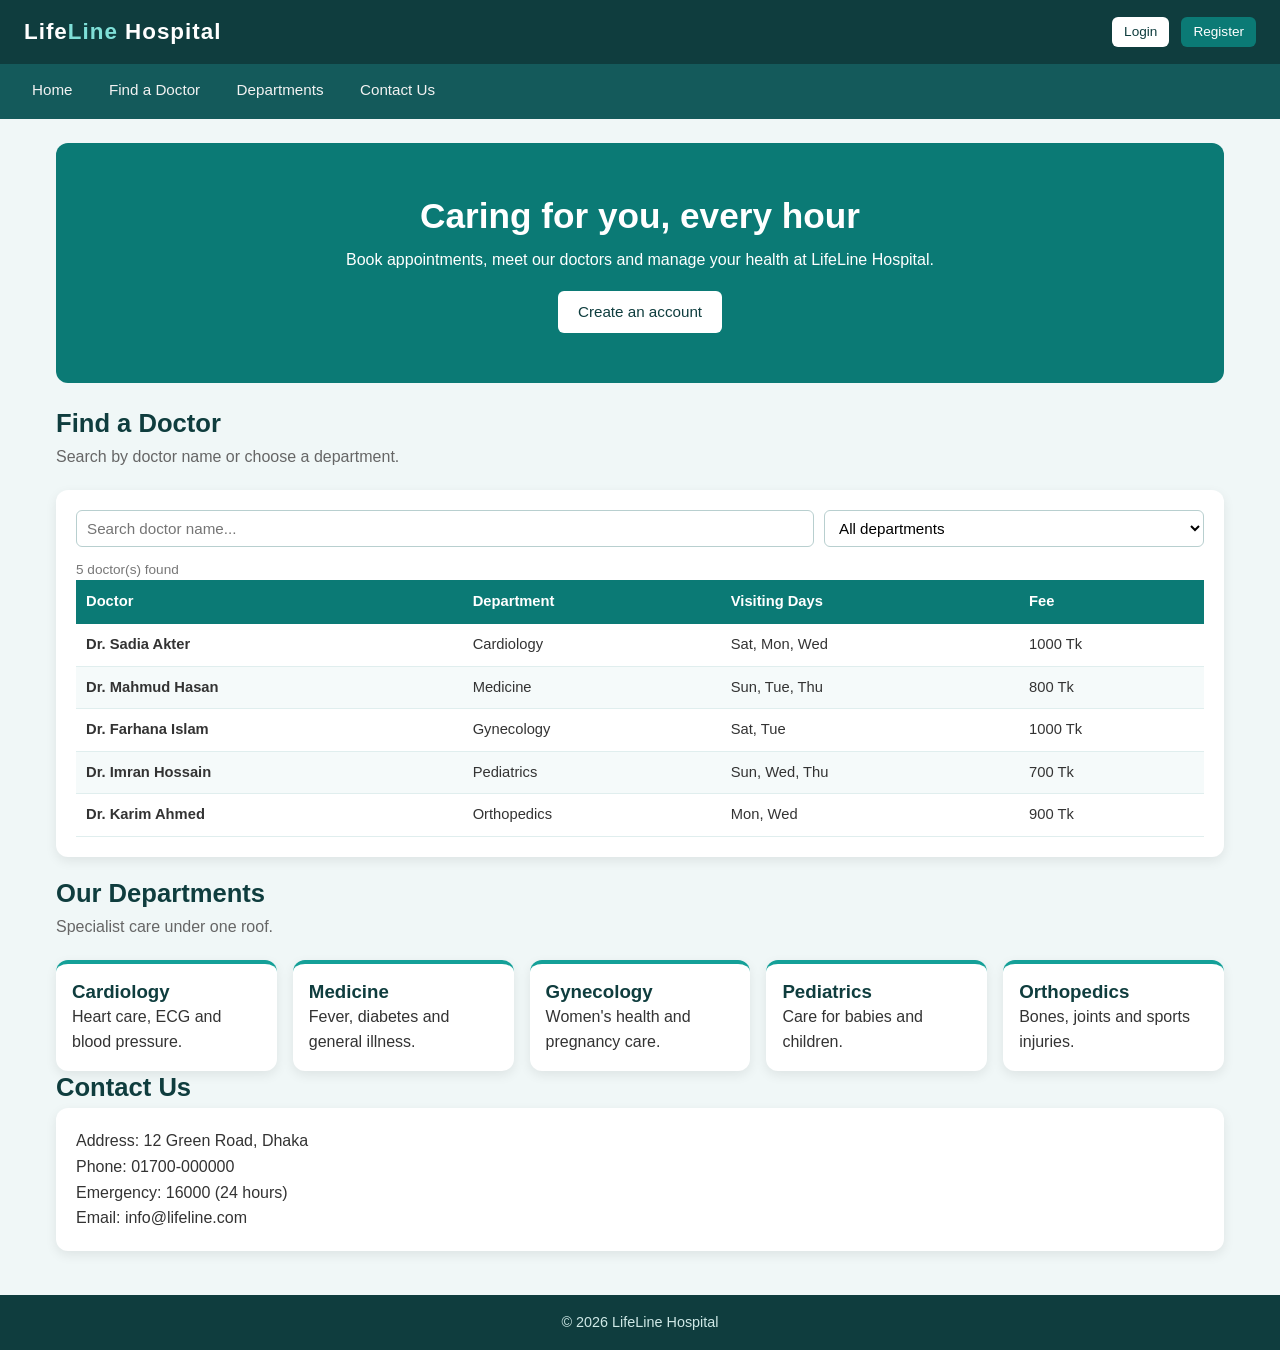
<file: index.html>
<!DOCTYPE html>
<html lang="en-US">
<head>
  <meta charset="UTF-8">
  <meta name="viewport" content="width=device-width, initial-scale=1.0">
  <meta name="description" content="LifeLine — Hospital Management System with Admin, Doctor, Patient, and Receptionist dashboards.">
  <meta property="og:title" content="LifeLine — Hospital Management System">
  <meta property="og:description" content="LifeLine — Hospital Management System with Admin, Doctor, Patient, and Receptionist dashboards.">
  <title>Home | LifeLine Hospital</title>
  <link rel="stylesheet" href="css/style.css">
</head>
<body>

  <header class="header">
    <a href="index.html" class="logo">Life<span>Line</span> Hospital</a>
    <div class="user-info">
      <a href="login.html" class="btn btn-small btn-light">Login</a>
      <a href="register.html" class="btn btn-small">Register</a>
    </div>
  </header>

  <nav class="topnav">
    <a href="index.html">Home</a>
    <a href="#search">Find a Doctor</a>
    <a href="#departments">Departments</a>
    <a href="#contact">Contact Us</a>
  </nav>

  <main class="container">

    <section class="hero">
      <h1>Caring for you, every hour</h1>
      <p>Book appointments, meet our doctors and manage your health at LifeLine Hospital.</p>
      <a href="register.html" class="btn btn-light">Create an account</a>
    </section>

    <section id="search">
      <h2 class="page-title">Find a Doctor</h2>
      <p class="page-subtitle">Search by doctor name or choose a department.</p>

      <div class="card">
        <div class="search-bar">
          <input type="text" id="doctorSearch" placeholder="Search doctor name..." onkeyup="renderDoctors()">
          <select id="doctorDepartment" onchange="renderDoctors()">
            <option value="All">All departments</option>
            <option value="Cardiology">Cardiology</option>
            <option value="Medicine">Medicine</option>
            <option value="Gynecology">Gynecology</option>
            <option value="Pediatrics">Pediatrics</option>
            <option value="Orthopedics">Orthopedics</option>
          </select>
        </div>
        <p class="hint" id="doctorCount"></p>
        <div class="table-wrapper">
          <table class="data-table">
            <thead>
              <tr><th>Doctor</th><th>Department</th><th>Visiting Days</th><th>Fee</th></tr>
            </thead>
            <tbody id="doctorBody"></tbody>
          </table>
        </div>
      </div>
    </section>

    <section id="departments">
      <h2 class="page-title">Our Departments</h2>
      <p class="page-subtitle">Specialist care under one roof.</p>
      <div class="dept-grid">
        <div class="dept-card"><h3>Cardiology</h3><p>Heart care, ECG and blood pressure.</p></div>
        <div class="dept-card"><h3>Medicine</h3><p>Fever, diabetes and general illness.</p></div>
        <div class="dept-card"><h3>Gynecology</h3><p>Women's health and pregnancy care.</p></div>
        <div class="dept-card"><h3>Pediatrics</h3><p>Care for babies and children.</p></div>
        <div class="dept-card"><h3>Orthopedics</h3><p>Bones, joints and sports injuries.</p></div>
      </div>
    </section>

    <section id="contact">
      <h2 class="page-title">Contact Us</h2>
      <div class="card">
        <p>Address: 12 Green Road, Dhaka</p>
        <p>Phone: 01700-000000</p>
        <p>Emergency: 16000 (24 hours)</p>
        <p>Email: info@lifeline.com</p>
      </div>
    </section>

  </main>

  <footer class="footer">
    &copy; 2026 LifeLine Hospital
  </footer>

  <script src="js/data.js"></script>
  <script src="js/common.js"></script>
  <script src="js/home.js"></script>
</body>
</html>
</file>
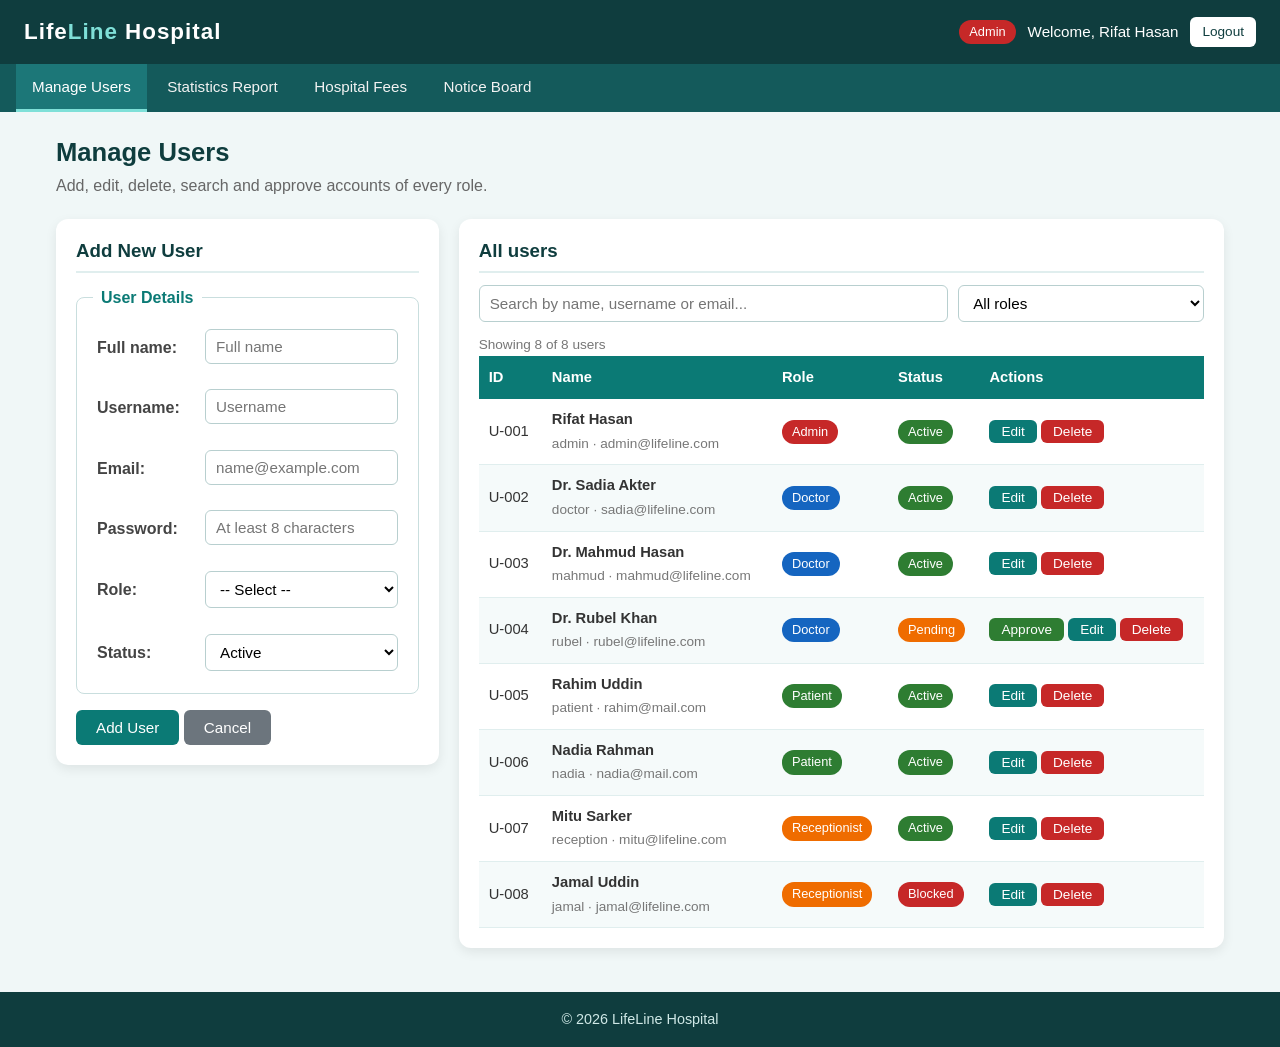
<file: admin.html>
<!DOCTYPE html>
<html lang="en-US">
<head>
  <meta charset="UTF-8">
  <meta name="viewport" content="width=device-width, initial-scale=1.0">
  <meta name="description" content="Admin dashboard of LifeLine Hospital">
  <title>Admin Dashboard | LifeLine Hospital</title>
  <link rel="stylesheet" href="css/style.css">
</head>
<body>

  <header class="header">
    <a href="index.html" class="logo">Life<span>Line</span> Hospital</a>
    <div class="user-info">
      <span class="badge admin">Admin</span>
      <span>Welcome, Rifat Hasan</span>
      <a href="index.html" class="btn btn-small btn-light">Logout</a>
    </div>
  </header>

  <nav class="topnav">
    <button type="button" id="nav-usersSection" onclick="showSection('usersSection')">Manage Users</button>
    <button type="button" id="nav-statsSection" onclick="showSection('statsSection'); renderStats()">Statistics Report</button>
    <button type="button" id="nav-feesSection" onclick="showSection('feesSection')">Hospital Fees</button>
    <button type="button" id="nav-noticeSection" onclick="showSection('noticeSection')">Notice Board</button>
  </nav>

  <main class="container">

    <section id="usersSection" class="page-section">
      <h2 class="page-title">Manage Users</h2>
      <p class="page-subtitle">Add, edit, delete, search and approve accounts of every role.</p>

      <div id="userMessage" class="message"></div>

      <div class="row">
        <div class="col">
          <div class="card">
            <h3 id="userFormTitle">Add New User</h3>
            <form id="userForm" onsubmit="return saveUser()">
              <fieldset>
                <legend>User Details</legend>
                <table class="form-table">
                  <tr>
                    <td><label for="userName">Full name:</label></td>
                    <td>
                      <input type="text" id="userName" placeholder="Full name">
                      <span class="error" id="userNameError"></span>
                    </td>
                  </tr>
                  <tr>
                    <td><label for="userUsername">Username:</label></td>
                    <td>
                      <input type="text" id="userUsername" placeholder="Username">
                      <span class="error" id="userUsernameError"></span>
                    </td>
                  </tr>
                  <tr>
                    <td><label for="userEmail">Email:</label></td>
                    <td>
                      <input type="email" id="userEmail" placeholder="name@example.com">
                      <span class="error" id="userEmailError"></span>
                    </td>
                  </tr>
                  <tr>
                    <td><label for="userPassword">Password:</label></td>
                    <td>
                      <input type="text" id="userPassword" placeholder="At least 8 characters">
                      <span class="error" id="userPasswordError"></span>
                    </td>
                  </tr>
                  <tr>
                    <td><label for="userRole">Role:</label></td>
                    <td>
                      <select id="userRole">
                        <option value="">-- Select --</option>
                        <option value="Admin">Admin</option>
                        <option value="Doctor">Doctor</option>
                        <option value="Patient">Patient</option>
                        <option value="Receptionist">Receptionist</option>
                      </select>
                      <span class="error" id="userRoleError"></span>
                    </td>
                  </tr>
                  <tr>
                    <td><label for="userStatus">Status:</label></td>
                    <td>
                      <select id="userStatus">
                        <option value="Active">Active</option>
                        <option value="Pending">Pending</option>
                        <option value="Blocked">Blocked</option>
                      </select>
                    </td>
                  </tr>
                </table>
              </fieldset>
              <input type="submit" id="userSaveButton" class="btn" value="Add User">
              <button type="button" class="btn btn-secondary" onclick="resetUserForm()">Cancel</button>
            </form>
          </div>
        </div>

        <div class="col-wide">
          <div class="card">
            <h3>All users</h3>
            <div class="search-bar">
              <input type="text" id="userSearch" placeholder="Search by name, username or email..." onkeyup="renderUsers()">
              <select id="userRoleFilter" onchange="renderUsers()">
                <option value="All">All roles</option>
                <option value="Admin">Admin</option>
                <option value="Doctor">Doctor</option>
                <option value="Patient">Patient</option>
                <option value="Receptionist">Receptionist</option>
              </select>
            </div>
            <p class="hint" id="userCount"></p>
            <div class="table-wrapper">
              <table class="data-table">
                <thead>
                  <tr><th>ID</th><th>Name</th><th>Role</th><th>Status</th><th>Actions</th></tr>
                </thead>
                <tbody id="userTableBody"></tbody>
              </table>
            </div>
          </div>
        </div>
      </div>
    </section>

    <section id="statsSection" class="page-section">
      <h2 class="page-title">Statistics Report</h2>
      <p class="page-subtitle">Numbers are counted from the hospital data.</p>

      <div class="stats-grid" id="statsGrid"></div>

      <div class="card">
        <h3>Users by role</h3>
        <div id="roleBars"></div>
      </div>
    </section>

    <section id="feesSection" class="page-section">
      <h2 class="page-title">Hospital Fees</h2>
      <p class="page-subtitle">Set the standard fees of the hospital.</p>

      <div id="feesMessage" class="message"></div>

      <div class="row">
        <div class="col">
          <div class="card">
            <h3>Change fees</h3>
            <form id="feesForm" onsubmit="return saveFees()">
              <fieldset>
                <legend>Fees in Taka</legend>
                <table class="form-table">
                  <tr>
                    <td><label for="generalFee">General doctor fee:</label></td>
                    <td>
                      <input type="number" id="generalFee" placeholder="e.g. 500">
                      <span class="error" id="generalFeeError"></span>
                    </td>
                  </tr>
                  <tr>
                    <td><label for="specialistFee">Specialist fee:</label></td>
                    <td>
                      <input type="number" id="specialistFee" placeholder="e.g. 1000">
                      <span class="error" id="specialistFeeError"></span>
                    </td>
                  </tr>
                  <tr>
                    <td><label for="bedFee">Bed fee per day:</label></td>
                    <td>
                      <input type="number" id="bedFee" placeholder="e.g. 1500">
                      <span class="error" id="bedFeeError"></span>
                    </td>
                  </tr>
                </table>
              </fieldset>
              <input type="submit" class="btn" value="Save Fees">
            </form>
          </div>
        </div>
        <div class="col">
          <div class="card">
            <h3>Current fees</h3>
            <table class="data-table">
              <thead>
                <tr><th>Service</th><th>Fee</th></tr>
              </thead>
              <tbody id="feesBody"></tbody>
            </table>
          </div>
        </div>
      </div>
    </section>

    <section id="noticeSection" class="page-section">
      <h2 class="page-title">Notice Board</h2>
      <p class="page-subtitle">Post notices for everyone or for one group.</p>

      <div id="noticeMessage" class="message"></div>

      <div class="row">
        <div class="col">
          <div class="card">
            <h3>Post a notice</h3>
            <form id="noticeForm" onsubmit="return postNotice()">
              <fieldset>
                <legend>Notice Details</legend>
                <table class="form-table">
                  <tr>
                    <td><label for="noticeTitle">Title:</label></td>
                    <td>
                      <input type="text" id="noticeTitle" placeholder="Notice title">
                      <span class="error" id="noticeTitleError"></span>
                    </td>
                  </tr>
                  <tr>
                    <td><label for="noticeFor">For:</label></td>
                    <td>
                      <select id="noticeFor">
                        <option value="All">Everyone</option>
                        <option value="Doctor">Doctors</option>
                        <option value="Patient">Patients</option>
                        <option value="Receptionist">Receptionists</option>
                      </select>
                    </td>
                  </tr>
                  <tr>
                    <td><label for="noticeText">Notice:</label></td>
                    <td>
                      <textarea id="noticeText" rows="4" cols="30" placeholder="Write the notice"></textarea>
                      <span class="error" id="noticeTextError"></span>
                    </td>
                  </tr>
                </table>
              </fieldset>
              <input type="submit" class="btn" value="Post Notice">
            </form>
          </div>
        </div>
        <div class="col">
          <div class="card">
            <h3>Posted notices</h3>
            <div id="noticeList"></div>
          </div>
        </div>
      </div>
    </section>

  </main>

  <footer class="footer">
    &copy; 2026 LifeLine Hospital
  </footer>

  <script src="js/data.js"></script>
  <script src="js/common.js"></script>
  <script src="js/admin.js"></script>
</body>
</html>
</file>
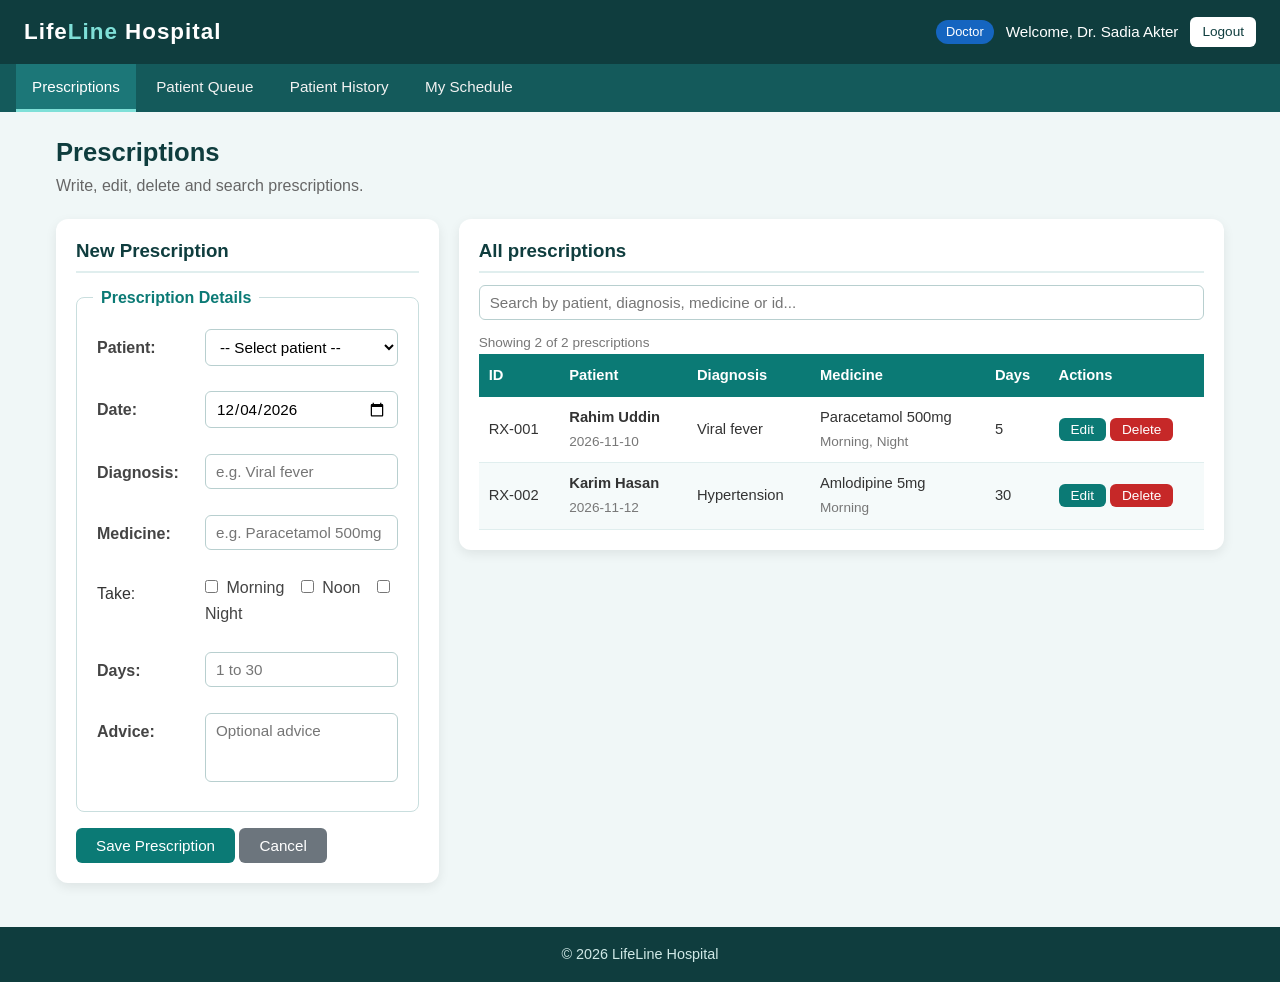
<file: doctor.html>
<!DOCTYPE html>
<html lang="en-US">
<head>
  <meta charset="UTF-8">
  <meta name="viewport" content="width=device-width, initial-scale=1.0">
  <meta name="description" content="Doctor dashboard of LifeLine Hospital">
  <title>Doctor Dashboard | LifeLine Hospital</title>
  <link rel="stylesheet" href="css/style.css">
</head>
<body>

  <header class="header">
    <a href="index.html" class="logo">Life<span>Line</span> Hospital</a>
    <div class="user-info">
      <span class="badge doctor">Doctor</span>
      <span>Welcome, Dr. Sadia Akter</span>
      <a href="index.html" class="btn btn-small btn-light">Logout</a>
    </div>
  </header>

  <nav class="topnav">
    <button type="button" id="nav-prescriptionSection" onclick="showSection('prescriptionSection')">Prescriptions</button>
    <button type="button" id="nav-queueSection" onclick="showSection('queueSection')">Patient Queue</button>
    <button type="button" id="nav-historySection" onclick="showSection('historySection')">Patient History</button>
    <button type="button" id="nav-scheduleSection" onclick="showSection('scheduleSection')">My Schedule</button>
  </nav>

  <main class="container">

    <section id="prescriptionSection" class="page-section">
      <h2 class="page-title">Prescriptions</h2>
      <p class="page-subtitle">Write, edit, delete and search prescriptions.</p>

      <div id="rxMessage" class="message"></div>

      <div class="row">
        <div class="col">
          <div class="card">
            <h3 id="rxFormTitle">New Prescription</h3>
            <form id="prescriptionForm" onsubmit="return savePrescription()">
              <fieldset>
                <legend>Prescription Details</legend>
                <table class="form-table">
                  <tr>
                    <td><label for="rxPatient">Patient:</label></td>
                    <td>
                      <select id="rxPatient"></select>
                      <span class="error" id="rxPatientError"></span>
                    </td>
                  </tr>
                  <tr>
                    <td><label for="rxDate">Date:</label></td>
                    <td>
                      <input type="date" id="rxDate">
                      <span class="error" id="rxDateError"></span>
                    </td>
                  </tr>
                  <tr>
                    <td><label for="rxDiagnosis">Diagnosis:</label></td>
                    <td>
                      <input type="text" id="rxDiagnosis" placeholder="e.g. Viral fever">
                      <span class="error" id="rxDiagnosisError"></span>
                    </td>
                  </tr>
                  <tr>
                    <td><label for="rxMedicine">Medicine:</label></td>
                    <td>
                      <input type="text" id="rxMedicine" placeholder="e.g. Paracetamol 500mg">
                      <span class="error" id="rxMedicineError"></span>
                    </td>
                  </tr>
                  <tr>
                    <td>Take:</td>
                    <td>
                      <input type="checkbox" id="rxMorning" name="rxTiming" value="Morning">
                      <label for="rxMorning" class="option-label">Morning</label>
                      <input type="checkbox" id="rxNoon" name="rxTiming" value="Noon">
                      <label for="rxNoon" class="option-label">Noon</label>
                      <input type="checkbox" id="rxNight" name="rxTiming" value="Night">
                      <label for="rxNight" class="option-label">Night</label>
                      <span class="error" id="rxTimingError"></span>
                    </td>
                  </tr>
                  <tr>
                    <td><label for="rxDays">Days:</label></td>
                    <td>
                      <input type="number" id="rxDays" placeholder="1 to 30">
                      <span class="error" id="rxDaysError"></span>
                    </td>
                  </tr>
                  <tr>
                    <td><label for="rxAdvice">Advice:</label></td>
                    <td>
                      <textarea id="rxAdvice" rows="3" cols="30" placeholder="Optional advice"></textarea>
                    </td>
                  </tr>
                </table>
              </fieldset>
              <input type="submit" id="rxSaveButton" class="btn" value="Save Prescription">
              <button type="button" class="btn btn-secondary" onclick="resetPrescriptionForm()">Cancel</button>
            </form>
          </div>
        </div>

        <div class="col-wide">
          <div class="card">
            <h3>All prescriptions</h3>
            <div class="search-bar">
              <input type="text" id="prescriptionSearch" placeholder="Search by patient, diagnosis, medicine or id..." onkeyup="renderPrescriptions()">
            </div>
            <p class="hint" id="rxCount"></p>
            <div class="table-wrapper">
              <table class="data-table">
                <thead>
                  <tr><th>ID</th><th>Patient</th><th>Diagnosis</th><th>Medicine</th><th>Days</th><th>Actions</th></tr>
                </thead>
                <tbody id="prescriptionBody"></tbody>
              </table>
            </div>
          </div>
        </div>
      </div>
    </section>

    <section id="queueSection" class="page-section">
      <h2 class="page-title">Patient Queue</h2>
      <p class="page-subtitle">Today's patients. Call the next one when you are ready.</p>

      <div class="card">
        <div id="nowCalling" class="now-calling"></div>
        <button type="button" class="btn btn-success" onclick="callNextPatient()">Call Next Patient</button>
        <div class="table-wrapper">
          <table class="data-table">
            <thead>
              <tr><th>Token</th><th>Patient</th><th>Problem</th><th>Status</th></tr>
            </thead>
            <tbody id="queueBody"></tbody>
          </table>
        </div>
      </div>
    </section>

    <section id="historySection" class="page-section">
      <h2 class="page-title">Patient History</h2>
      <p class="page-subtitle">See the past visits of a patient.</p>

      <div class="card">
        <fieldset>
          <legend>Choose a patient</legend>
          <select id="historyPatient"></select>
          <span class="error" id="historyPatientError"></span>
        </fieldset>
        <button type="button" class="btn" onclick="showHistory()">Show History</button>
        <h3 id="historyTitle"></h3>
        <div class="table-wrapper">
          <table class="data-table">
            <thead>
              <tr><th>Date</th><th>Diagnosis</th><th>Treatment</th></tr>
            </thead>
            <tbody id="historyBody"></tbody>
          </table>
        </div>
      </div>
    </section>

    <section id="scheduleSection" class="page-section">
      <h2 class="page-title">My Schedule</h2>
      <p class="page-subtitle">Choose the days and hours you see patients.</p>

      <div id="scheduleMessage" class="message"></div>

      <div class="row">
        <div class="col">
          <div class="card">
            <h3>Set schedule</h3>
            <form id="scheduleForm" onsubmit="return saveSchedule()">
              <fieldset>
                <legend>Visiting days</legend>
                <input type="checkbox" id="daySat" name="day" value="Sat">
                <label for="daySat" class="option-label">Sat</label>
                <input type="checkbox" id="daySun" name="day" value="Sun">
                <label for="daySun" class="option-label">Sun</label>
                <input type="checkbox" id="dayMon" name="day" value="Mon">
                <label for="dayMon" class="option-label">Mon</label>
                <input type="checkbox" id="dayTue" name="day" value="Tue">
                <label for="dayTue" class="option-label">Tue</label>
                <input type="checkbox" id="dayWed" name="day" value="Wed">
                <label for="dayWed" class="option-label">Wed</label>
                <input type="checkbox" id="dayThu" name="day" value="Thu">
                <label for="dayThu" class="option-label">Thu</label>
                <span class="error" id="dayError"></span>
              </fieldset>
              <fieldset>
                <legend>Visiting hours</legend>
                <table class="form-table">
                  <tr>
                    <td><label for="startTime">From:</label></td>
                    <td>
                      <input type="time" id="startTime">
                      <span class="error" id="startTimeError"></span>
                    </td>
                  </tr>
                  <tr>
                    <td><label for="endTime">To:</label></td>
                    <td>
                      <input type="time" id="endTime">
                      <span class="error" id="endTimeError"></span>
                    </td>
                  </tr>
                </table>
              </fieldset>
              <input type="submit" class="btn" value="Save Schedule">
            </form>
          </div>
        </div>
        <div class="col">
          <div class="card">
            <h3>Saved schedule</h3>
            <div id="scheduleSummary"></div>
          </div>
        </div>
      </div>
    </section>

  </main>

  <footer class="footer">
    &copy; 2026 LifeLine Hospital
  </footer>

  <script src="js/data.js"></script>
  <script src="js/common.js"></script>
  <script src="js/doctor.js"></script>
</body>
</html>
</file>
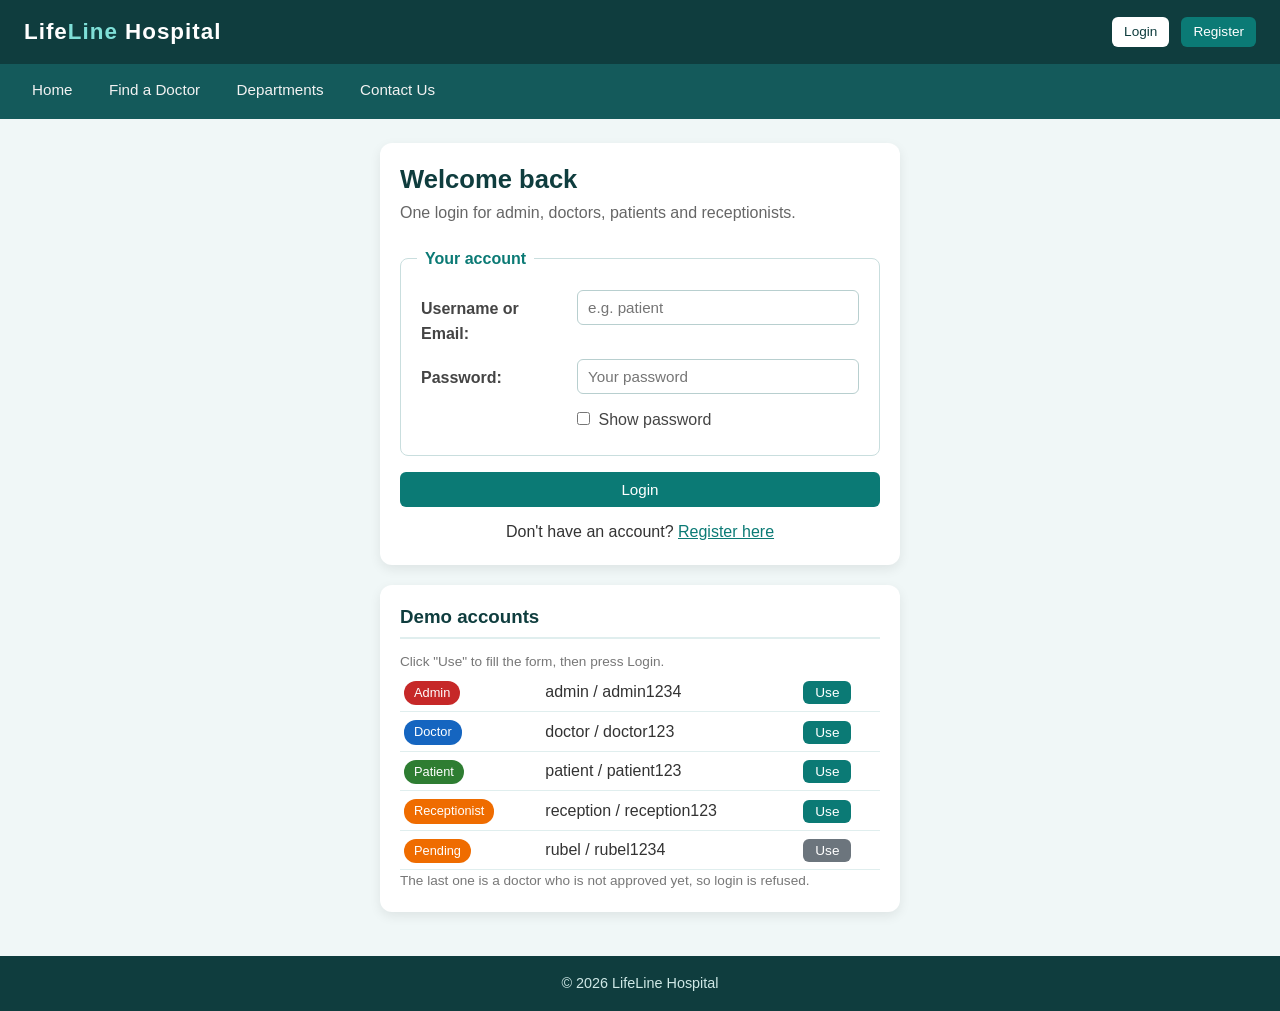
<file: login.html>
<!DOCTYPE html>
<html lang="en-US">
<head>
  <meta charset="UTF-8">
  <meta name="viewport" content="width=device-width, initial-scale=1.0">
  <meta name="description" content="Login to LifeLine Hospital">
  <title>Login | LifeLine Hospital</title>
  <link rel="stylesheet" href="css/style.css">
</head>
<body>

  <header class="header">
    <a href="index.html" class="logo">Life<span>Line</span> Hospital</a>
    <div class="user-info">
      <a href="login.html" class="btn btn-small btn-light">Login</a>
      <a href="register.html" class="btn btn-small">Register</a>
    </div>
  </header>

  <nav class="topnav">
    <a href="index.html">Home</a>
    <a href="index.html#search">Find a Doctor</a>
    <a href="index.html#departments">Departments</a>
    <a href="index.html#contact">Contact Us</a>
  </nav>

  <main class="container">
    <div class="auth-box">

      <div class="card">
        <h2 class="page-title">Welcome back</h2>
        <p class="page-subtitle">One login for admin, doctors, patients and receptionists.</p>

        <div id="loginMessage" class="message"></div>

        <form id="loginForm" action="index.html" method="get" onsubmit="return validateLogin()">
          <fieldset>
            <legend>Your account</legend>
            <table class="form-table">
              <tr>
                <td><label for="username">Username or Email:</label></td>
                <td>
                  <input type="text" id="username" name="username" placeholder="e.g. patient">
                  <span class="error" id="usernameError"></span>
                </td>
              </tr>
              <tr>
                <td><label for="password">Password:</label></td>
                <td>
                  <input type="password" id="password" placeholder="Your password">
                  <span class="error" id="passwordError"></span>
                  <input type="checkbox" id="showPassword" onchange="togglePassword()">
                  <label for="showPassword" class="option-label">Show password</label>
                </td>
              </tr>
            </table>
          </fieldset>

          <input type="submit" class="btn btn-block" value="Login">
        </form>

        <p class="auth-switch">Don't have an account? <a href="register.html">Register here</a></p>
      </div>

      <div class="card">
        <h3>Demo accounts</h3>
        <p class="hint">Click "Use" to fill the form, then press Login.</p>
        <table class="demo-accounts">
          <tr>
            <td><span class="badge admin">Admin</span></td>
            <td>admin / admin1234</td>
            <td><button type="button" class="btn btn-small" onclick="fillDemo('admin', 'admin1234')">Use</button></td>
          </tr>
          <tr>
            <td><span class="badge doctor">Doctor</span></td>
            <td>doctor / doctor123</td>
            <td><button type="button" class="btn btn-small" onclick="fillDemo('doctor', 'doctor123')">Use</button></td>
          </tr>
          <tr>
            <td><span class="badge patient">Patient</span></td>
            <td>patient / patient123</td>
            <td><button type="button" class="btn btn-small" onclick="fillDemo('patient', 'patient123')">Use</button></td>
          </tr>
          <tr>
            <td><span class="badge receptionist">Receptionist</span></td>
            <td>reception / reception123</td>
            <td><button type="button" class="btn btn-small" onclick="fillDemo('reception', 'reception123')">Use</button></td>
          </tr>
          <tr>
            <td><span class="badge orange">Pending</span></td>
            <td>rubel / rubel1234</td>
            <td><button type="button" class="btn btn-small btn-secondary" onclick="fillDemo('rubel', 'rubel1234')">Use</button></td>
          </tr>
        </table>
        <p class="hint">The last one is a doctor who is not approved yet, so login is refused.</p>
      </div>

    </div>
  </main>

  <footer class="footer">
    &copy; 2026 LifeLine Hospital
  </footer>

  <script src="js/data.js"></script>
  <script src="js/common.js"></script>
  <script src="js/login.js"></script>
</body>
</html>
</file>
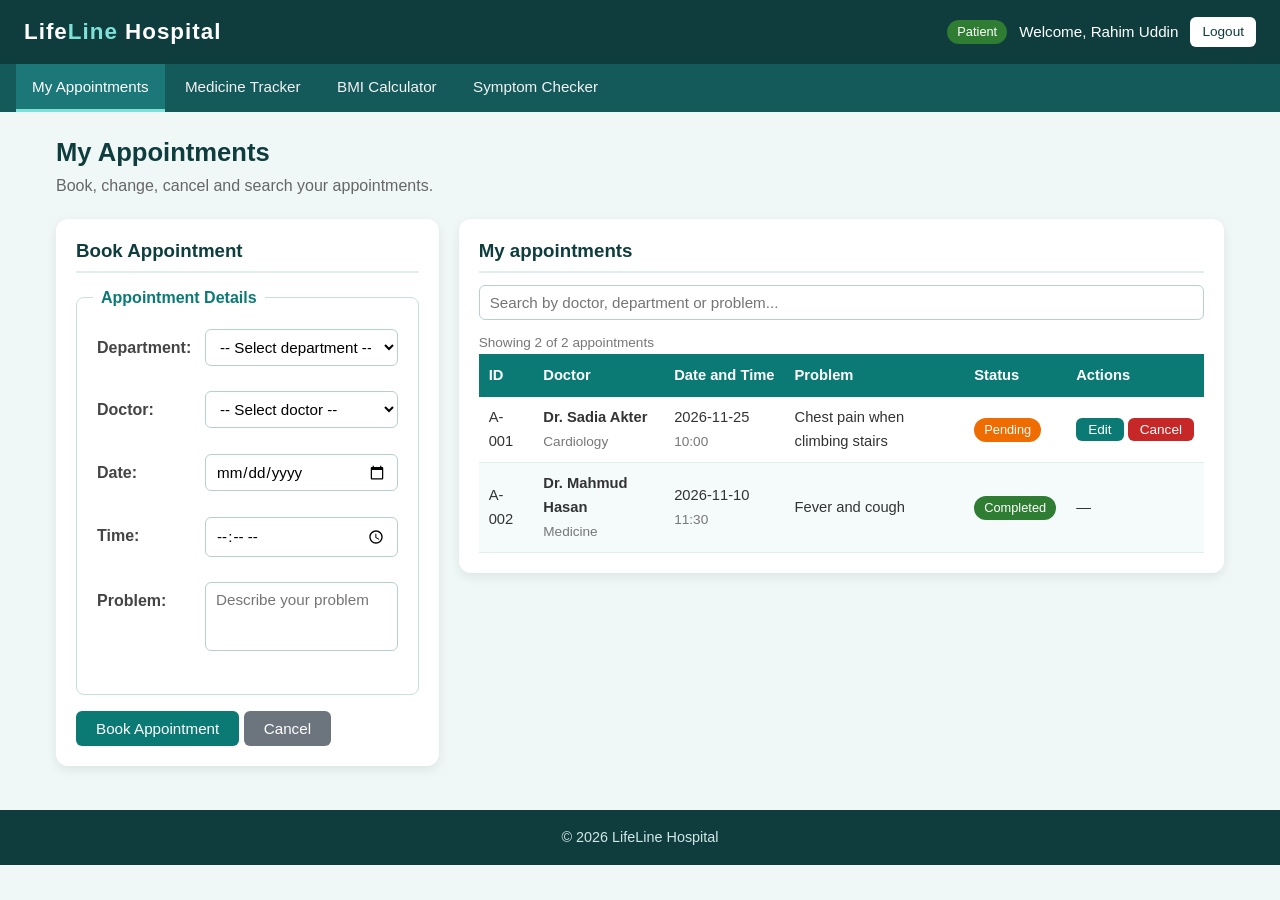
<file: patient.html>
<!DOCTYPE html>
<html lang="en-US">
<head>
  <meta charset="UTF-8">
  <meta name="viewport" content="width=device-width, initial-scale=1.0">
  <meta name="description" content="Patient dashboard of LifeLine Hospital">
  <title>Patient Dashboard | LifeLine Hospital</title>
  <link rel="stylesheet" href="css/style.css">
</head>
<body>

  <header class="header">
    <a href="index.html" class="logo">Life<span>Line</span> Hospital</a>
    <div class="user-info">
      <span class="badge patient">Patient</span>
      <span>Welcome, Rahim Uddin</span>
      <a href="index.html" class="btn btn-small btn-light">Logout</a>
    </div>
  </header>

  <nav class="topnav">
    <button type="button" id="nav-appointmentSection" onclick="showSection('appointmentSection')">My Appointments</button>
    <button type="button" id="nav-medicineSection" onclick="showSection('medicineSection')">Medicine Tracker</button>
    <button type="button" id="nav-bmiSection" onclick="showSection('bmiSection')">BMI Calculator</button>
    <button type="button" id="nav-symptomSection" onclick="showSection('symptomSection')">Symptom Checker</button>
  </nav>

  <main class="container">

    <section id="appointmentSection" class="page-section">
      <h2 class="page-title">My Appointments</h2>
      <p class="page-subtitle">Book, change, cancel and search your appointments.</p>

      <div id="aptMessage" class="message"></div>

      <div class="row">
        <div class="col">
          <div class="card">
            <h3 id="aptFormTitle">Book Appointment</h3>
            <form id="appointmentForm" onsubmit="return saveAppointment()">
              <fieldset>
                <legend>Appointment Details</legend>
                <table class="form-table">
                  <tr>
                    <td><label for="aptDepartment">Department:</label></td>
                    <td>
                      <select id="aptDepartment" onchange="fillDoctors()"></select>
                      <span class="error" id="aptDepartmentError"></span>
                    </td>
                  </tr>
                  <tr>
                    <td><label for="aptDoctor">Doctor:</label></td>
                    <td>
                      <select id="aptDoctor"></select>
                      <span class="error" id="aptDoctorError"></span>
                    </td>
                  </tr>
                  <tr>
                    <td><label for="aptDate">Date:</label></td>
                    <td>
                      <input type="date" id="aptDate">
                      <span class="error" id="aptDateError"></span>
                    </td>
                  </tr>
                  <tr>
                    <td><label for="aptTime">Time:</label></td>
                    <td>
                      <input type="time" id="aptTime">
                      <span class="error" id="aptTimeError"></span>
                    </td>
                  </tr>
                  <tr>
                    <td><label for="aptProblem">Problem:</label></td>
                    <td>
                      <textarea id="aptProblem" rows="3" cols="30" placeholder="Describe your problem"></textarea>
                      <span class="error" id="aptProblemError"></span>
                    </td>
                  </tr>
                </table>
              </fieldset>
              <input type="submit" id="aptSaveButton" class="btn" value="Book Appointment">
              <button type="button" class="btn btn-secondary" onclick="resetAppointmentForm()">Cancel</button>
            </form>
          </div>
        </div>

        <div class="col-wide">
          <div class="card">
            <h3>My appointments</h3>
            <div class="search-bar">
              <input type="text" id="appointmentSearch" placeholder="Search by doctor, department or problem..." onkeyup="renderAppointments()">
            </div>
            <p class="hint" id="aptCount"></p>
            <div class="table-wrapper">
              <table class="data-table">
                <thead>
                  <tr><th>ID</th><th>Doctor</th><th>Date and Time</th><th>Problem</th><th>Status</th><th>Actions</th></tr>
                </thead>
                <tbody id="appointmentBody"></tbody>
              </table>
            </div>
          </div>
        </div>
      </div>
    </section>

    <section id="medicineSection" class="page-section">
      <h2 class="page-title">Medicine Tracker</h2>
      <p class="page-subtitle">Tick each medicine after you take it today.</p>

      <div class="card">
        <h3>Today's medicines</h3>
        <div class="check-list">
          <label><input type="checkbox" id="med1" onchange="updateMedicine()"> Paracetamol 500mg (Morning)</label>
          <label><input type="checkbox" id="med2" onchange="updateMedicine()"> Amlodipine 5mg (Noon)</label>
          <label><input type="checkbox" id="med3" onchange="updateMedicine()"> Omeprazole 20mg (Night)</label>
        </div>
        <div class="progress-track"><div class="progress-fill" id="medicineBar"></div></div>
        <p id="medicineText"></p>
      </div>
    </section>

    <section id="bmiSection" class="page-section">
      <h2 class="page-title">BMI Calculator</h2>
      <p class="page-subtitle">Check your body mass index.</p>

      <div class="card">
        <form id="bmiForm" onsubmit="return calculateBmi()">
          <fieldset>
            <legend>Your measurements</legend>
            <table class="form-table">
              <tr>
                <td><label for="weight">Weight (kg):</label></td>
                <td>
                  <input type="number" id="weight" placeholder="e.g. 65">
                  <span class="error" id="weightError"></span>
                </td>
              </tr>
              <tr>
                <td><label for="height">Height (cm):</label></td>
                <td>
                  <input type="number" id="height" placeholder="e.g. 170">
                  <span class="error" id="heightError"></span>
                </td>
              </tr>
            </table>
          </fieldset>
          <input type="submit" class="btn" value="Calculate BMI">
        </form>
        <p id="bmiResult" class="result-box"></p>
      </div>
    </section>

    <section id="symptomSection" class="page-section">
      <h2 class="page-title">Symptom Checker</h2>
      <p class="page-subtitle">Tick your symptoms and we will suggest a department. This is not a diagnosis.</p>

      <div class="card">
        <form id="symptomForm" onsubmit="return checkSymptoms()">
          <fieldset>
            <legend>Your symptoms</legend>
            <div class="check-list">
              <label><input type="checkbox" id="fever" name="symptom" value="fever"> Fever</label>
              <label><input type="checkbox" id="chestPain" name="symptom" value="chestPain"> Chest pain</label>
              <label><input type="checkbox" id="jointPain" name="symptom" value="jointPain"> Joint pain</label>
              <label><input type="checkbox" id="childFever" name="symptom" value="childFever"> Fever in a child</label>
            </div>
            <span class="error" id="symptomError"></span>
          </fieldset>
          <input type="submit" class="btn" value="Suggest Department">
        </form>
        <p id="symptomResult" class="result-box"></p>
      </div>
    </section>

  </main>

  <footer class="footer">
    &copy; 2026 LifeLine Hospital
  </footer>

  <script src="js/data.js"></script>
  <script src="js/common.js"></script>
  <script src="js/patient.js"></script>
</body>
</html>
</file>
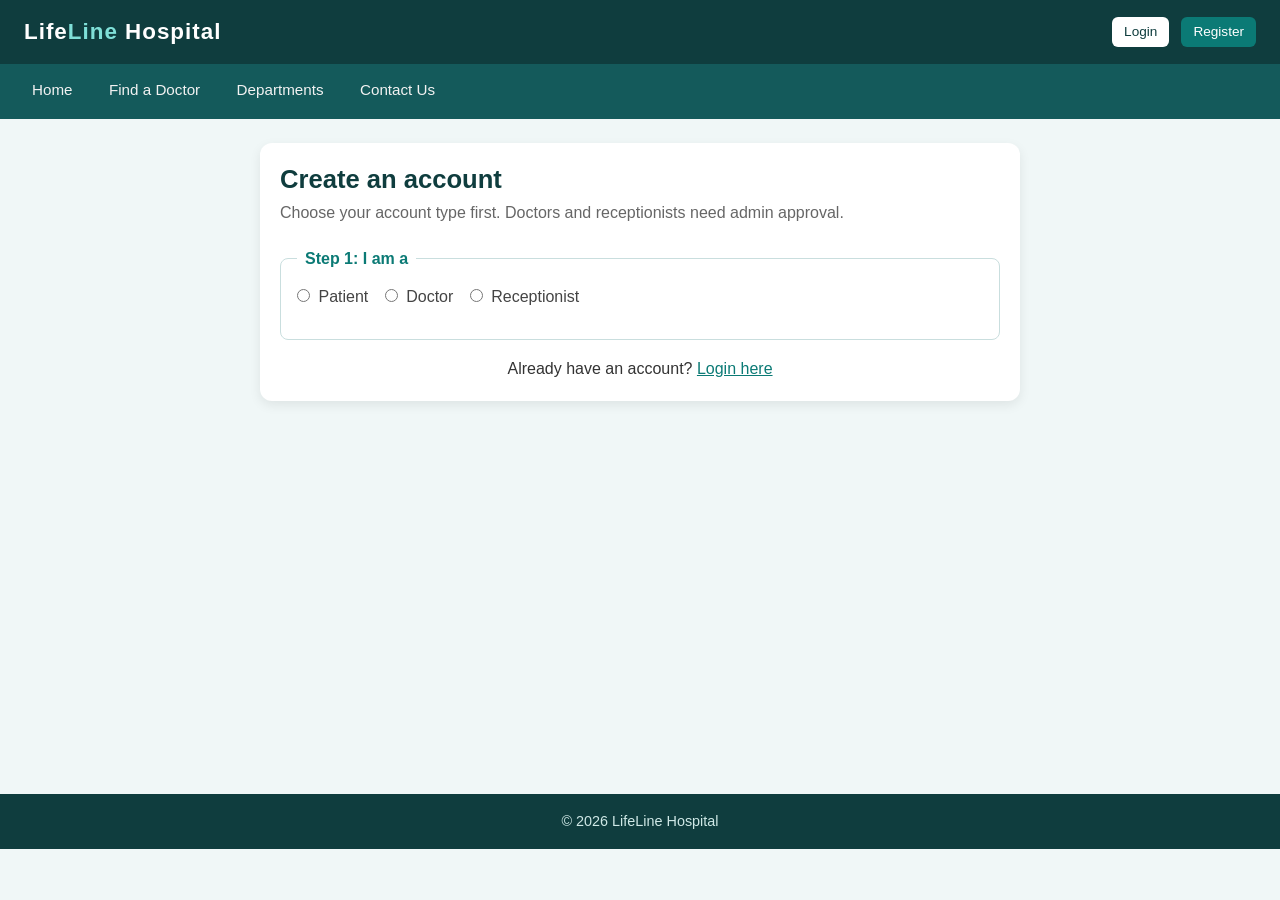
<file: register.html>
<!DOCTYPE html>
<html lang="en-US">
<head>
  <meta charset="UTF-8">
  <meta name="viewport" content="width=device-width, initial-scale=1.0">
  <meta name="description" content="Create an account at LifeLine Hospital">
  <title>Register | LifeLine Hospital</title>
  <link rel="stylesheet" href="css/style.css">
</head>
<body>

  <header class="header">
    <a href="index.html" class="logo">Life<span>Line</span> Hospital</a>
    <div class="user-info">
      <a href="login.html" class="btn btn-small btn-light">Login</a>
      <a href="register.html" class="btn btn-small">Register</a>
    </div>
  </header>

  <nav class="topnav">
    <a href="index.html">Home</a>
    <a href="index.html#search">Find a Doctor</a>
    <a href="index.html#departments">Departments</a>
    <a href="index.html#contact">Contact Us</a>
  </nav>

  <main class="container">
    <div class="auth-box wide">
      <div class="card">
        <h2 class="page-title">Create an account</h2>
        <p class="page-subtitle">Choose your account type first. Doctors and receptionists need admin approval.</p>

        <div id="registerMessage" class="message"></div>

        <form id="registerForm" action="login.html" method="get" onsubmit="return validateRegister()">

          <fieldset class="type-options">
            <legend>Step 1: I am a</legend>
            <input type="radio" id="typePatient" name="userType" value="Patient" onchange="showTypeFields()">
            <label for="typePatient" class="option-label">Patient</label>
            <input type="radio" id="typeDoctor" name="userType" value="Doctor" onchange="showTypeFields()">
            <label for="typeDoctor" class="option-label">Doctor</label>
            <input type="radio" id="typeReceptionist" name="userType" value="Receptionist" onchange="showTypeFields()">
            <label for="typeReceptionist" class="option-label">Receptionist</label>
            <span class="error" id="userTypeError"></span>
          </fieldset>

          <div id="formBody">

            <fieldset>
              <legend>Step 2: Personal details</legend>
              <table class="form-table">
                <tr>
                  <td><label for="fullName">Full name:</label></td>
                  <td>
                    <input type="text" id="fullName" placeholder="Your full name">
                    <span class="error" id="fullNameError"></span>
                  </td>
                </tr>
                <tr>
                  <td><label for="email">Email:</label></td>
                  <td>
                    <input type="email" id="email" placeholder="you@example.com">
                    <span class="error" id="emailError"></span>
                  </td>
                </tr>
                <tr>
                  <td><label for="phone">Phone:</label></td>
                  <td>
                    <input type="text" id="phone" placeholder="01XXXXXXXXX" maxlength="11">
                    <span class="error" id="phoneError"></span>
                  </td>
                </tr>
                <tr>
                  <td>Gender:</td>
                  <td>
                    <input type="radio" id="genderMale" name="gender" value="Male">
                    <label for="genderMale" class="option-label">Male</label>
                    <input type="radio" id="genderFemale" name="gender" value="Female">
                    <label for="genderFemale" class="option-label">Female</label>
                    <span class="error" id="genderError"></span>
                  </td>
                </tr>
                <tr>
                  <td><label for="dob">Date of birth:</label></td>
                  <td>
                    <input type="date" id="dob">
                    <span class="error" id="dobError"></span>
                  </td>
                </tr>
              </table>
            </fieldset>

            <fieldset id="patientFields" class="type-fields">
              <legend>Patient details</legend>
              <table class="form-table">
                <tr>
                  <td><label for="bloodGroup">Blood group:</label></td>
                  <td>
                    <select id="bloodGroup">
                      <option value="">-- Select --</option>
                      <option value="A+">A+</option>
                      <option value="A-">A-</option>
                      <option value="B+">B+</option>
                      <option value="B-">B-</option>
                      <option value="O+">O+</option>
                      <option value="O-">O-</option>
                      <option value="AB+">AB+</option>
                      <option value="AB-">AB-</option>
                    </select>
                    <span class="error" id="bloodGroupError"></span>
                  </td>
                </tr>
                <tr>
                  <td><label for="address">Address:</label></td>
                  <td>
                    <textarea id="address" rows="3" cols="30" placeholder="Your address"></textarea>
                    <span class="error" id="addressError"></span>
                  </td>
                </tr>
              </table>
            </fieldset>

            <fieldset id="doctorFields" class="type-fields">
              <legend>Doctor details</legend>
              <table class="form-table">
                <tr>
                  <td><label for="department">Department:</label></td>
                  <td>
                    <select id="department">
                      <option value="">-- Select --</option>
                      <option value="Cardiology">Cardiology</option>
                      <option value="Medicine">Medicine</option>
                      <option value="Gynecology">Gynecology</option>
                      <option value="Pediatrics">Pediatrics</option>
                      <option value="Orthopedics">Orthopedics</option>
                    </select>
                    <span class="error" id="departmentError"></span>
                  </td>
                </tr>
                <tr>
                  <td><label for="bmdcNo">BMDC number:</label></td>
                  <td>
                    <input type="text" id="bmdcNo" placeholder="A-12345">
                    <span class="error" id="bmdcNoError"></span>
                  </td>
                </tr>
              </table>
            </fieldset>

            <fieldset id="receptionistFields" class="type-fields">
              <legend>Receptionist details</legend>
              <table class="form-table">
                <tr>
                  <td><label for="employeeId">Employee ID:</label></td>
                  <td>
                    <input type="text" id="employeeId" placeholder="EMP-1234">
                    <span class="error" id="employeeIdError"></span>
                  </td>
                </tr>
                <tr>
                  <td>Preferred shift:</td>
                  <td>
                    <input type="radio" id="shiftMorning" name="shift" value="Morning">
                    <label for="shiftMorning" class="option-label">Morning</label>
                    <input type="radio" id="shiftEvening" name="shift" value="Evening">
                    <label for="shiftEvening" class="option-label">Evening</label>
                    <span class="error" id="shiftError"></span>
                  </td>
                </tr>
              </table>
            </fieldset>

            <fieldset>
              <legend>Step 3: Login information</legend>
              <table class="form-table">
                <tr>
                  <td><label for="newUsername">Username:</label></td>
                  <td>
                    <input type="text" id="newUsername" placeholder="Choose a username">
                    <span class="error" id="newUsernameError"></span>
                  </td>
                </tr>
                <tr>
                  <td><label for="newPassword">Password:</label></td>
                  <td>
                    <input type="password" id="newPassword" placeholder="At least 8 characters">
                    <span class="error" id="newPasswordError"></span>
                  </td>
                </tr>
                <tr>
                  <td><label for="confirmPassword">Confirm password:</label></td>
                  <td>
                    <input type="password" id="confirmPassword" placeholder="Type the password again">
                    <span class="error" id="confirmPasswordError"></span>
                  </td>
                </tr>
                <tr>
                  <td></td>
                  <td>
                    <input type="checkbox" id="terms">
                    <label for="terms" class="option-label">I agree to the hospital terms and conditions</label>
                    <span class="error" id="termsError"></span>
                  </td>
                </tr>
              </table>
            </fieldset>

            <input type="submit" id="registerButton" class="btn btn-block" value="Create Account">
          </div>
        </form>

        <p class="auth-switch">Already have an account? <a href="login.html">Login here</a></p>
      </div>
    </div>
  </main>

  <footer class="footer">
    &copy; 2026 LifeLine Hospital
  </footer>

  <script src="js/data.js"></script>
  <script src="js/common.js"></script>
  <script src="js/register.js"></script>
</body>
</html>
</file>
<file: css/style.css>
* {
  margin: 0;
  padding: 0;
  box-sizing: border-box;
}

body {
  font-family: "Segoe UI", Arial, sans-serif;
  font-size: 16px;
  line-height: 1.6;
  color: #333333;
  background-color: #F0F7F7;
}

h1, h2, h3, h4 {
  line-height: 1.3;
  color: #0F3D3E;
}

a {
  color: #0B7A75;
}

a:hover {
  color: #14A098;
}

.header {
  background-color: #0F3D3E;
  color: white;
  padding: 14px 24px;
  display: flex;
  justify-content: space-between;
  align-items: center;
  flex-wrap: wrap;
  gap: 10px;
}

.logo {
  font-size: 1.4rem;
  font-weight: bold;
  color: white;
  text-decoration: none;
  letter-spacing: 1px;
}

.logo span {
  color: #7FE0D8;
}

.logo:hover {
  color: white;
}

.user-info {
  display: flex;
  align-items: center;
  gap: 12px;
  font-size: 0.95rem;
}

.topnav {
  position: sticky;
  top: 0;
  z-index: 10;
  background-color: #145A5B;
  padding: 0 16px;
  overflow-x: auto;
  white-space: nowrap;
}

.topnav a,
.topnav button {
  display: inline-block;
  color: #F2F2F2;
  background-color: transparent;
  border: none;
  font-family: inherit;
  font-size: 0.95rem;
  padding: 14px 16px;
  text-decoration: none;
  cursor: pointer;
  border-bottom: 3px solid transparent;
  transition: background-color 0.3s;
}

.topnav a:hover,
.topnav button:hover {
  background-color: #1C7778;
  color: white;
}

.topnav button.active {
  border-bottom: 3px solid #7FE0D8;
  background-color: #1C7778;
  color: white;
}

.container {
  max-width: 1200px;
  margin: 0 auto;
  padding: 24px 16px;
  min-height: 75vh;
}

.page-section {
  display: none;
}

.page-title {
  margin-bottom: 4px;
  font-size: 1.6rem;
}

.page-subtitle {
  color: #666666;
  margin-bottom: 20px;
}

.card {
  background-color: white;
  border-radius: 12px;
  box-shadow: 0 4px 12px rgba(0, 0, 0, 0.08);
  padding: 20px;
  margin-bottom: 20px;
}

.card h3 {
  margin-bottom: 12px;
  padding-bottom: 8px;
  border-bottom: 2px solid #E0EEEE;
}

.row {
  display: flex;
  flex-wrap: wrap;
  gap: 20px;
}

.col {
  flex: 1;
  min-width: 300px;
}

.col-wide {
  flex: 2;
  min-width: 300px;
}

.hint {
  font-size: 0.85rem;
  color: #777777;
}

fieldset {
  border: 1px solid #C9DEDE;
  border-radius: 8px;
  padding: 12px 16px 16px 16px;
  margin-bottom: 16px;
}

legend {
  font-weight: bold;
  color: #0B7A75;
  padding: 0 8px;
}

.form-table {
  width: 100%;
  border-collapse: collapse;
}

.form-table td {
  padding: 6px 4px;
  vertical-align: top;
}

.form-table td:first-child {
  width: 35%;
  padding-top: 12px;
}

label {
  font-weight: 600;
  color: #444444;
}

.option-label {
  font-weight: normal;
  margin-right: 12px;
}

input[type="text"],
input[type="email"],
input[type="password"],
input[type="number"],
input[type="date"],
input[type="time"],
select,
textarea {
  width: 100%;
  padding: 8px 10px;
  border: 1px solid #B8CFCF;
  border-radius: 6px;
  font-family: inherit;
  font-size: 0.95rem;
  background-color: white;
}

input:focus,
select:focus,
textarea:focus {
  outline: 2px solid #14A098;
  border-color: #14A098;
}

textarea {
  resize: none;
}

input[type="radio"],
input[type="checkbox"] {
  margin-right: 4px;
  accent-color: #0B7A75;
}

.error {
  display: block;
  color: #C62828;
  font-size: 0.85rem;
  min-height: 1em;
}

.btn {
  display: inline-block;
  background-color: #0B7A75;
  color: white;
  border: none;
  padding: 9px 20px;
  border-radius: 6px;
  font-family: inherit;
  font-size: 0.95rem;
  cursor: pointer;
  text-decoration: none;
  transition: background-color 0.3s;
}

.btn:hover {
  background-color: #14A098;
  color: white;
}

.btn-secondary {
  background-color: #6C757D;
}

.btn-secondary:hover {
  background-color: #868E96;
}

.btn-success {
  background-color: #2E7D32;
}

.btn-success:hover {
  background-color: #43A047;
}

.btn-danger {
  background-color: #C62828;
}

.btn-danger:hover {
  background-color: #E53935;
}

.btn-light {
  background-color: white;
  color: #0F3D3E;
}

.btn-light:hover {
  background-color: #E0EEEE;
  color: #0F3D3E;
}

.btn-small {
  padding: 4px 12px;
  font-size: 0.85rem;
}

.btn-block {
  display: block;
  width: 100%;
}

.table-wrapper {
  overflow-x: auto;
}

.data-table {
  width: 100%;
  border-collapse: collapse;
  font-size: 0.92rem;
}

.data-table th {
  background-color: #0B7A75;
  color: white;
  text-align: left;
  padding: 10px;
  white-space: nowrap;
}

.data-table td {
  padding: 9px 10px;
  border-bottom: 1px solid #E0EEEE;
}

.data-table td:last-child {
  white-space: nowrap;
}

.data-table tbody tr:nth-child(even) {
  background-color: #F5FAFA;
}

.data-table tbody tr:hover {
  background-color: #E3F3F2;
}

.empty-row {
  text-align: center;
  color: #888888;
  padding: 16px;
}

.search-bar {
  display: flex;
  gap: 10px;
  margin-bottom: 12px;
}

.search-bar input {
  flex: 2;
}

.search-bar select {
  flex: 1;
}

.badge {
  display: inline-block;
  padding: 2px 10px;
  border-radius: 12px;
  font-size: 0.8rem;
  color: white;
  background-color: #6C757D;
}

.badge.admin { background-color: #C62828; }
.badge.doctor { background-color: #1565C0; }
.badge.patient { background-color: #2E7D32; }
.badge.receptionist { background-color: #EF6C00; }
.badge.green { background-color: #2E7D32; }
.badge.orange { background-color: #EF6C00; }
.badge.red { background-color: #C62828; }
.badge.blue { background-color: #1565C0; }
.badge.grey { background-color: #6C757D; }

.message {
  display: none;
  padding: 12px 16px;
  border-radius: 8px;
  margin-bottom: 16px;
  border-left: 5px solid;
}

.message.success {
  background-color: #E8F5E9;
  border-color: #2E7D32;
  color: #1B5E20;
}

.message.error {
  background-color: #FFEBEE;
  border-color: #C62828;
  color: #B71C1C;
}

.message.info {
  background-color: #E3F2FD;
  border-color: #1565C0;
  color: #0D47A1;
}

.stats-grid {
  display: flex;
  flex-wrap: wrap;
  gap: 16px;
  margin-bottom: 20px;
}

.stat-card {
  flex: 1;
  min-width: 150px;
  background-color: white;
  border-radius: 12px;
  box-shadow: 0 4px 12px rgba(0, 0, 0, 0.08);
  padding: 16px;
  text-align: center;
  border-top: 4px solid #0B7A75;
}

.stat-number {
  font-size: 2rem;
  font-weight: bold;
  color: #0B7A75;
}

.stat-label {
  color: #666666;
  font-size: 0.9rem;
}

.bar-row {
  display: flex;
  align-items: center;
  gap: 10px;
  margin-bottom: 10px;
}

.bar-label {
  width: 120px;
  font-size: 0.9rem;
}

.bar-track {
  flex: 1;
  background-color: #E0EEEE;
  border-radius: 10px;
  height: 18px;
  overflow: hidden;
}

.bar-fill {
  height: 100%;
  width: 0%;
  background-color: #0B7A75;
  border-radius: 10px;
  transition: width 0.5s;
}

.notice-item {
  border-left: 5px solid #0B7A75;
  background-color: #F5FAFA;
  padding: 10px 14px;
  margin-bottom: 10px;
  border-radius: 6px;
}

.notice-item h4 {
  margin-bottom: 2px;
}

.now-calling {
  background-color: #E8F5E9;
  border-left: 5px solid #2E7D32;
  padding: 14px;
  border-radius: 8px;
  margin-bottom: 14px;
  font-size: 1.1rem;
}

.day-chip {
  display: inline-block;
  padding: 4px 12px;
  margin: 3px;
  border-radius: 14px;
  background-color: #0B7A75;
  color: white;
  font-size: 0.85rem;
}

.progress-track {
  background-color: #E0EEEE;
  border-radius: 10px;
  height: 22px;
  overflow: hidden;
  margin: 10px 0;
}

.progress-fill {
  height: 100%;
  width: 0%;
  background-color: #2E7D32;
  transition: width 0.4s;
}

.result-box {
  margin-top: 14px;
  padding: 14px;
  border-radius: 8px;
  background-color: #F5FAFA;
  border: 1px dashed #0B7A75;
  min-height: 3em;
}

.check-list label {
  display: block;
  font-weight: normal;
  padding: 4px 0;
}

.hero {
  background-color: #0B7A75;
  color: white;
  text-align: center;
  padding: 50px 20px;
  border-radius: 12px;
  margin-bottom: 24px;
}

.hero h1 {
  color: white;
  font-size: 2.2rem;
  margin-bottom: 8px;
}

.hero p {
  margin-bottom: 18px;
}

.dept-grid {
  display: flex;
  flex-wrap: wrap;
  gap: 16px;
}

.dept-card {
  flex: 1;
  min-width: 200px;
  background-color: white;
  border-radius: 12px;
  box-shadow: 0 4px 12px rgba(0, 0, 0, 0.08);
  padding: 16px;
  border-top: 4px solid #14A098;
}

.auth-box {
  max-width: 520px;
  margin: 0 auto;
}

.auth-box.wide {
  max-width: 760px;
}

.auth-switch {
  text-align: center;
  margin-top: 12px;
}

.demo-accounts {
  width: 100%;
  border-collapse: collapse;
}

.demo-accounts td {
  padding: 6px 4px;
  border-bottom: 1px solid #E0EEEE;
}

.type-options {
  margin-bottom: 16px;
}

.type-fields {
  display: none;
}

#formBody {
  display: none;
}

.footer {
  background-color: #0F3D3E;
  color: #CFE8E6;
  text-align: center;
  padding: 16px;
  font-size: 0.9rem;
}

@media (max-width: 600px) {
  .form-table td {
    display: block;
    width: 100% !important;
  }

  .search-bar {
    flex-direction: column;
  }
}
</file>
